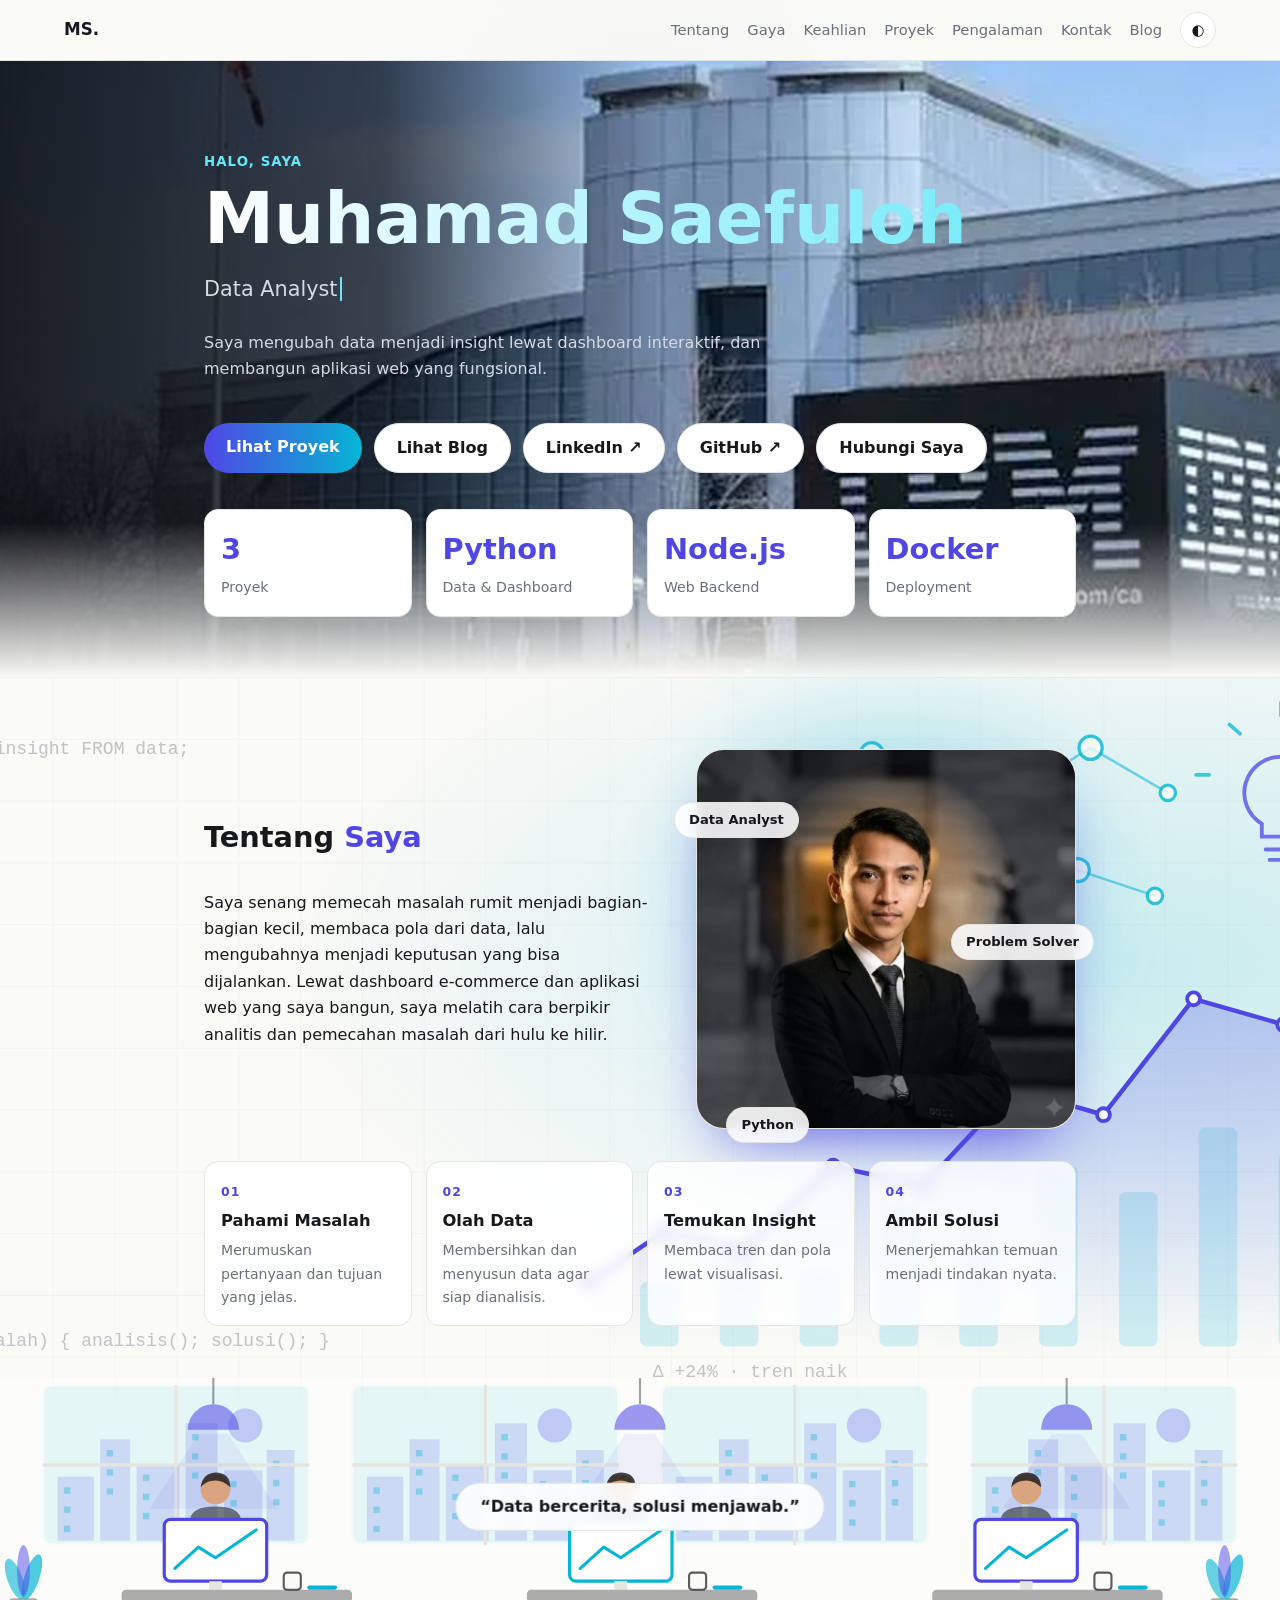
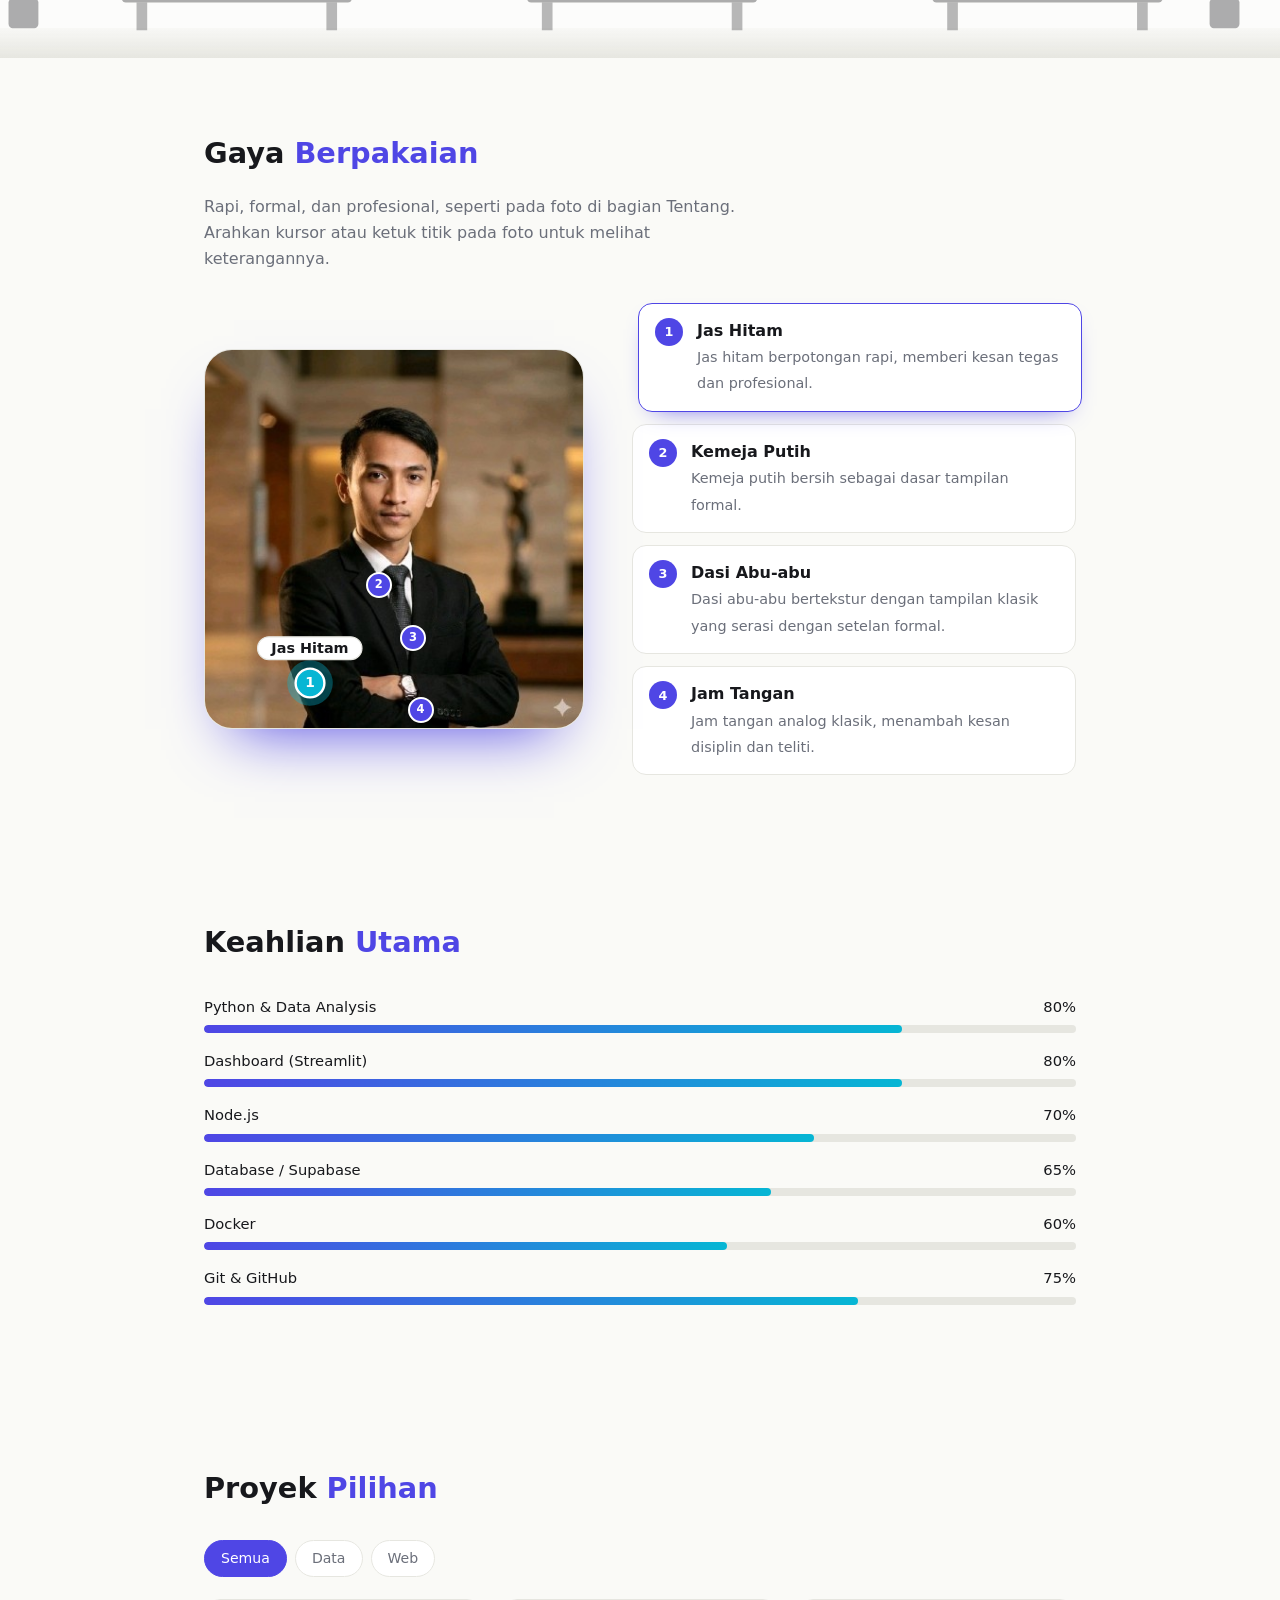
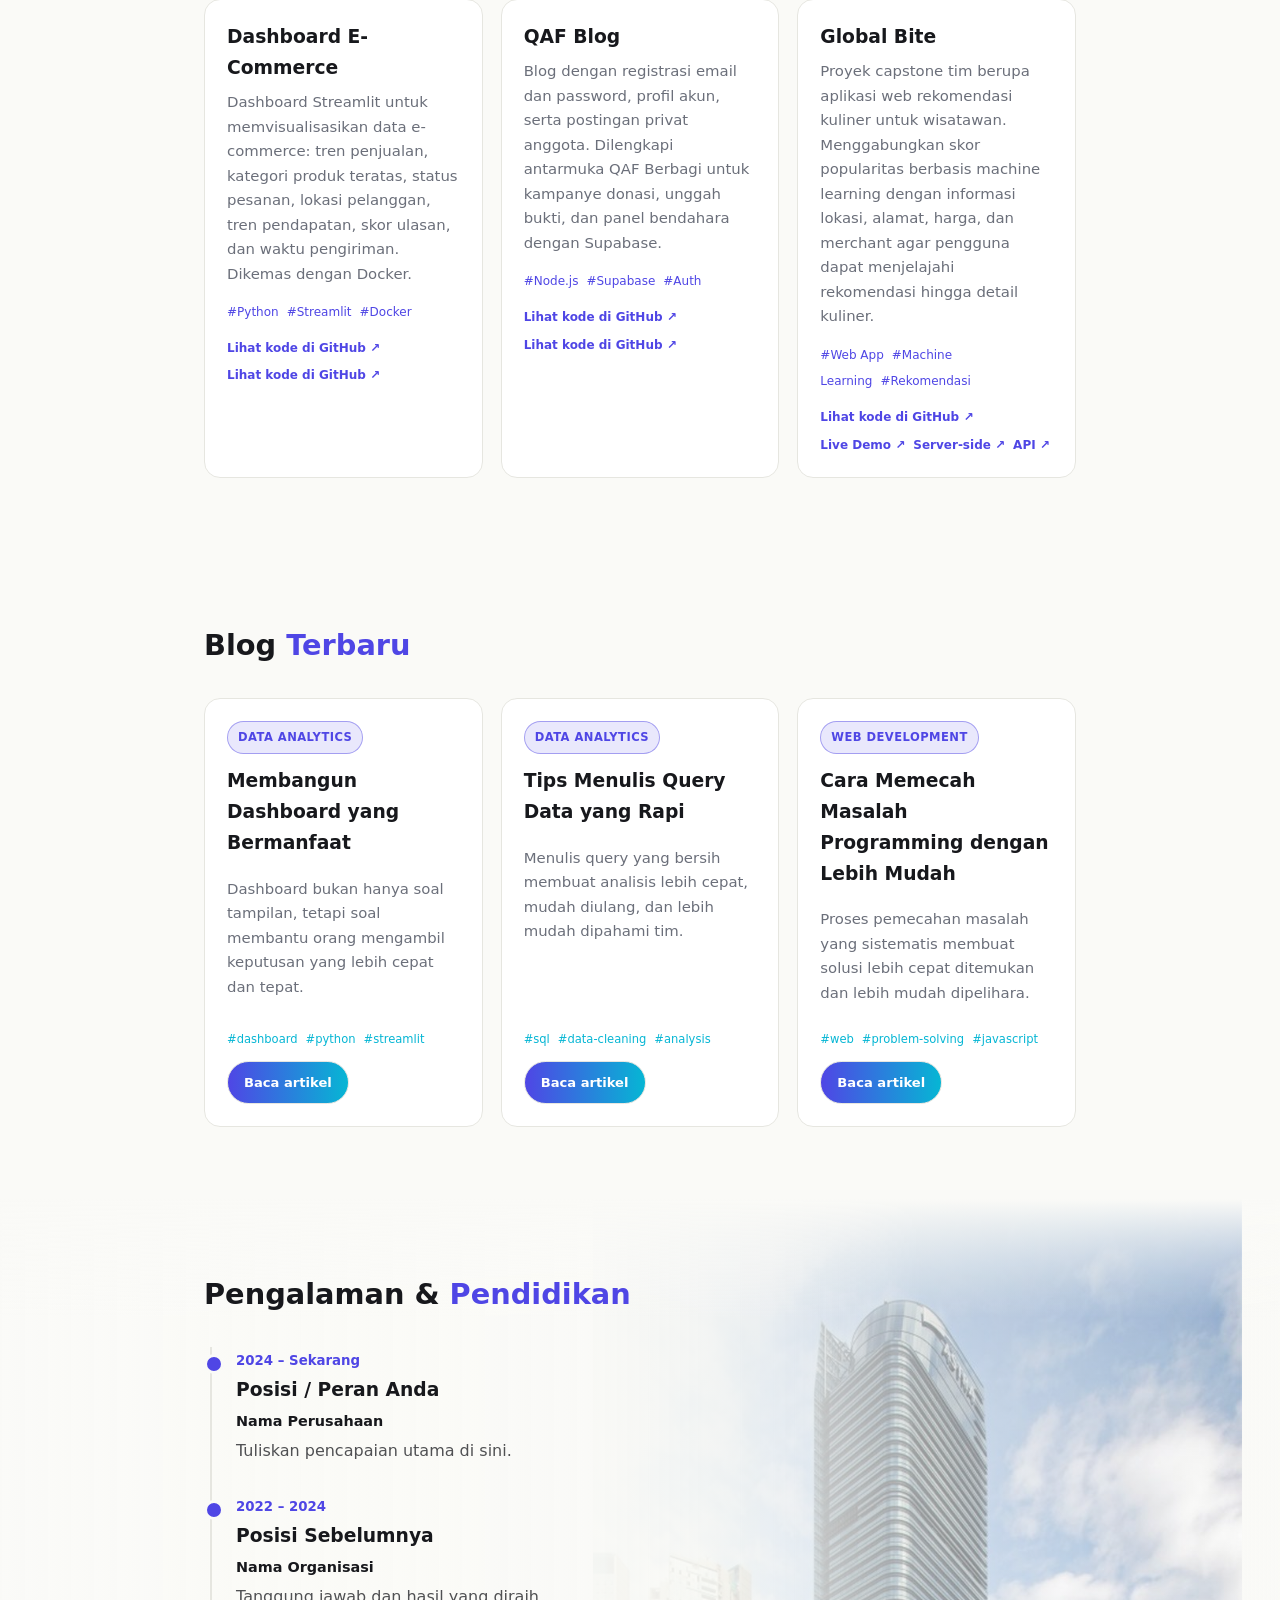
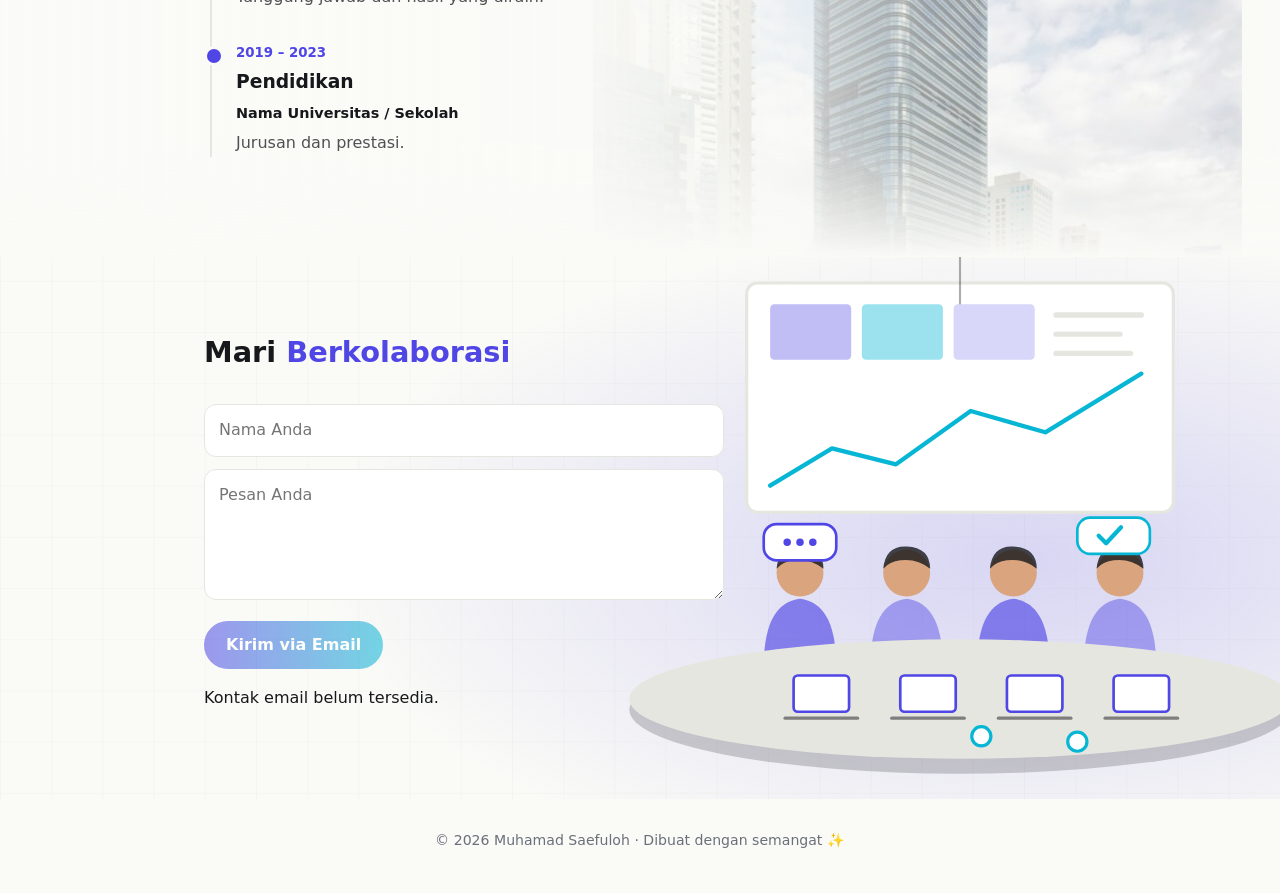
<file: index.html>
<!DOCTYPE html>
<html lang="id">
  <head>
    <meta charset="utf-8">
    <meta name="viewport" content="width=device-width, initial-scale=1, viewport-fit=cover">
    <meta name="description" content="Portofolio Muhamad Saefuloh: data analyst dan web developer.">
    <title>Muhamad Saefuloh – Portofolio</title>
    <link rel="stylesheet" href="style.css">
  </head>
  <body>
    <div id="glow"></div>
    <nav>
      <b id="logo"></b>
      <div><span class="lk" style="display:flex;gap:18px"><a href="#about">Tentang</a><a href="#attire">Gaya</a><a href="#skills">Keahlian</a><a href="#projects">Proyek</a><a href="#exp">Pengalaman</a><a href="#contact">Kontak</a><a href="blog.html">Blog</a></span><button id="theme" aria-label="Ganti tema">◐</button></div>
    </nav>
    <main>
      <section class="hero rv">
        <small>HALO, SAYA</small>
        <h1 class="grad" id="name"></h1>
        <div class="role"><span id="typed"></span><i></i></div>
        <p id="tagline" style="max-width:560px;color:var(--mut)"></p>
        <div class="cta"><a class="btn p" href="#projects">Lihat Proyek</a><a class="btn" href="blog.html">Lihat Blog</a><a class="btn" id="li" target="_blank" rel="noopener">LinkedIn ↗</a><a class="btn" href="https://github.com/Muhammad887654" target="_blank" rel="noopener">GitHub ↗</a><a class="btn" href="#contact">Hubungi Saya</a></div>
        <div class="stats" id="stats"></div>
      </section>
      <section id="about" class="rv ab">
        <svg class="abbg" viewBox="0 0 1200 560" preserveAspectRatio="xMidYMid slice" aria-hidden="true">
          <defs>
            <pattern id="gp" width="48" height="48" patternUnits="userSpaceOnUse">
              <path d="M48 0H0V48" fill="none" stroke="var(--bd)" stroke-width="1"/>
            </pattern>
            <linearGradient id="ag" x1="0" y1="0" x2="0" y2="1">
              <stop offset="0" stop-color="var(--ac)" stop-opacity=".32"/>
              <stop offset="1" stop-color="var(--ac)" stop-opacity="0"/>
            </linearGradient>
            <radialGradient id="rg" cx=".82" cy=".4" r=".55">
              <stop offset="0" stop-color="var(--ac2)" stop-opacity=".2"/>
              <stop offset="1" stop-color="var(--ac2)" stop-opacity="0"/>
            </radialGradient>
          </defs>
          <rect width="1200" height="560" fill="url(#gp)" opacity=".5"/>
          <rect width="1200" height="560" fill="url(#rg)"/>
          <rect x="600" y="470" width="30" height="50" rx="5" fill="var(--ac2)" opacity=".16"/>
          <rect x="662" y="440" width="30" height="80" rx="5" fill="var(--ac2)" opacity=".16"/>
          <rect x="724" y="460" width="30" height="60" rx="5" fill="var(--ac2)" opacity=".16"/>
          <rect x="786" y="410" width="30" height="110" rx="5" fill="var(--ac2)" opacity=".16"/>
          <rect x="848" y="430" width="30" height="90" rx="5" fill="var(--ac2)" opacity=".16"/>
          <rect x="910" y="380" width="30" height="140" rx="5" fill="var(--ac2)" opacity=".16"/>
          <rect x="972" y="400" width="30" height="120" rx="5" fill="var(--ac2)" opacity=".16"/>
          <rect x="1034" y="350" width="30" height="170" rx="5" fill="var(--ac2)" opacity=".16"/>
          <rect x="1096" y="370" width="30" height="150" rx="5" fill="var(--ac2)" opacity=".16"/>
          <rect x="1158" y="320" width="30" height="200" rx="5" fill="var(--ac2)" opacity=".16"/>
          <path d="M560 470 L620 430 L680 445 L750 380 L820 395 L890 320 L960 340 L1030 250 L1100 270 L1170 190 L1170 520 L560 520Z" fill="url(#ag)"/>
          <path class="dr" d="M560 470 L620 430 L680 445 L750 380 L820 395 L890 320 L960 340 L1030 250 L1100 270 L1170 190" fill="none" stroke="var(--ac)" stroke-width="3.5" stroke-linecap="round" stroke-linejoin="round"/>
          <circle class="pu" cx="560" cy="470" r="5" fill="var(--bg)" stroke="var(--ac)" stroke-width="3" style="animation-delay:0.0s"/>
          <circle class="pu" cx="620" cy="430" r="5" fill="var(--bg)" stroke="var(--ac)" stroke-width="3" style="animation-delay:0.3s"/>
          <circle class="pu" cx="680" cy="445" r="5" fill="var(--bg)" stroke="var(--ac)" stroke-width="3" style="animation-delay:0.6s"/>
          <circle class="pu" cx="750" cy="380" r="5" fill="var(--bg)" stroke="var(--ac)" stroke-width="3" style="animation-delay:0.8999999999999999s"/>
          <circle class="pu" cx="820" cy="395" r="5" fill="var(--bg)" stroke="var(--ac)" stroke-width="3" style="animation-delay:1.2s"/>
          <circle class="pu" cx="890" cy="320" r="5" fill="var(--bg)" stroke="var(--ac)" stroke-width="3" style="animation-delay:1.5s"/>
          <circle class="pu" cx="960" cy="340" r="5" fill="var(--bg)" stroke="var(--ac)" stroke-width="3" style="animation-delay:1.7999999999999998s"/>
          <circle class="pu" cx="1030" cy="250" r="5" fill="var(--bg)" stroke="var(--ac)" stroke-width="3" style="animation-delay:2.1s"/>
          <circle class="pu" cx="1100" cy="270" r="5" fill="var(--bg)" stroke="var(--ac)" stroke-width="3" style="animation-delay:2.4s"/>
          <circle class="pu" cx="1170" cy="190" r="5" fill="var(--bg)" stroke="var(--ac)" stroke-width="3" style="animation-delay:2.6999999999999997s"/>
          <g stroke="var(--ac2)" stroke-width="2" opacity=".55" fill="none">
            <path d="M860 110L780 60M860 110L950 55M860 110L800 160M860 110L940 150M780 60L720 90M950 55L1010 90M940 150L1000 170"/>
          </g>
          <g fill="var(--bg)" stroke="var(--ac2)" stroke-width="2.5" opacity=".8">
            <circle cx="860" cy="110" r="15"/>
            <circle cx="780" cy="60" r="9"/>
            <circle cx="950" cy="55" r="9"/>
            <circle cx="800" cy="160" r="9"/>
            <circle cx="940" cy="150" r="9"/>
            <circle cx="720" cy="90" r="6"/>
            <circle cx="1010" cy="90" r="6"/>
            <circle cx="1000" cy="170" r="6"/>
          </g>
          <g fill="none" stroke="var(--ac)" stroke-width="3" stroke-linecap="round" opacity=".75">
            <path d="M1098 62a28 28 0 0 0-15 52v10h30v-10a28 28 0 0 0-15-52z"/>
            <path d="M1086 134h24M1089 142h18"/>
            <path d="M1098 30v-10M1130 44l8-7M1066 44l-8-7M1144 76h10M1042 76h-10" stroke="var(--ac2)"/>
          </g>
          <g font-family="ui-monospace,Menlo,monospace" font-size="14" fill="var(--mut)" opacity=".4">
            <text x="40" y="60">SELECT insight FROM data;</text>
            <text x="40" y="520">if (masalah) { analisis(); solusi(); }</text>
            <text x="610" y="544">Δ +24%  ·  tren naik</text>
          </g>
        </svg>
        <div class="abwrap">
          <div class="abtxt"><h2>Tentang <span>Saya</span></h2><p id="about-t"></p></div>
          <figure class="portrait" id="portrait">
            <div class="pframe">
              <img src="assets/profile.jpg" alt="Foto Muhamad Saefuloh">
              <div class="dim"></div>
            </div>
            <span class="pc c1">Data Analyst</span>
            <span class="pc c2">Problem Solver</span>
            <span class="pc c3">Python</span>
          </figure>
        </div>
        <div class="steps" id="steps"></div>
      </section>
      <div class="band rv">
        <svg viewBox="0 0 1200 280" preserveAspectRatio="xMidYMax slice" role="img" aria-label="Ilustrasi suasana kantor">
          <defs>
            <linearGradient id="fl" x1="0" y1="0" x2="0" y2="1">
              <stop offset="0" stop-color="var(--bd)" stop-opacity=".2"/>
              <stop offset="1" stop-color="var(--bd)"/>
            </linearGradient>
          </defs>
          <rect width="1200" height="280" fill="var(--card)" opacity=".45"/>
          <rect x="40" y="24" width="250" height="150" rx="8" fill="var(--ac2)" opacity=".09" stroke="var(--bd)" stroke-width="3"/>
          <circle cx="230" cy="62" r="16" fill="var(--ac)" opacity=".25"/>
          <rect x="54" y="110" width="34" height="60" fill="var(--ac)" opacity=".16"/>
          <rect x="60" y="120" width="6" height="6" fill="var(--ac2)" opacity=".35" class="tw"/>
          <rect x="60" y="138" width="6" height="6" fill="var(--ac2)" opacity=".35" class=""/>
          <rect x="60" y="156" width="6" height="6" fill="var(--ac2)" opacity=".35" class=""/>
          <rect x="94" y="75" width="28" height="95" fill="var(--ac)" opacity=".16"/>
          <rect x="100" y="85" width="6" height="6" fill="var(--ac2)" opacity=".35" class=""/>
          <rect x="100" y="103" width="6" height="6" fill="var(--ac2)" opacity=".35" class=""/>
          <rect x="100" y="121" width="6" height="6" fill="var(--ac2)" opacity=".35" class="tw"/>
          <rect x="128" y="98" width="40" height="72" fill="var(--ac)" opacity=".16"/>
          <rect x="134" y="108" width="6" height="6" fill="var(--ac2)" opacity=".35" class=""/>
          <rect x="134" y="126" width="6" height="6" fill="var(--ac2)" opacity=".35" class="tw"/>
          <rect x="134" y="144" width="6" height="6" fill="var(--ac2)" opacity=".35" class=""/>
          <rect x="174" y="60" width="30" height="110" fill="var(--ac)" opacity=".16"/>
          <rect x="180" y="70" width="6" height="6" fill="var(--ac2)" opacity=".35" class="tw"/>
          <rect x="180" y="88" width="6" height="6" fill="var(--ac2)" opacity=".35" class=""/>
          <rect x="180" y="106" width="6" height="6" fill="var(--ac2)" opacity=".35" class=""/>
          <rect x="210" y="104" width="36" height="66" fill="var(--ac)" opacity=".16"/>
          <rect x="216" y="114" width="6" height="6" fill="var(--ac2)" opacity=".35" class=""/>
          <rect x="216" y="132" width="6" height="6" fill="var(--ac2)" opacity=".35" class=""/>
          <rect x="216" y="150" width="6" height="6" fill="var(--ac2)" opacity=".35" class="tw"/>
          <rect x="250" y="85" width="26" height="85" fill="var(--ac)" opacity=".16"/>
          <rect x="256" y="95" width="6" height="6" fill="var(--ac2)" opacity=".35" class=""/>
          <rect x="256" y="113" width="6" height="6" fill="var(--ac2)" opacity=".35" class="tw"/>
          <rect x="256" y="131" width="6" height="6" fill="var(--ac2)" opacity=".35" class=""/>
          <path d="M165 24V174M40 99H290" stroke="var(--bd)" stroke-width="3"/>
          <rect x="330" y="24" width="250" height="150" rx="8" fill="var(--ac2)" opacity=".09" stroke="var(--bd)" stroke-width="3"/>
          <circle cx="520" cy="62" r="16" fill="var(--ac)" opacity=".25"/>
          <rect x="344" y="110" width="34" height="60" fill="var(--ac)" opacity=".16"/>
          <rect x="350" y="120" width="6" height="6" fill="var(--ac2)" opacity=".35" class=""/>
          <rect x="350" y="138" width="6" height="6" fill="var(--ac2)" opacity=".35" class=""/>
          <rect x="350" y="156" width="6" height="6" fill="var(--ac2)" opacity=".35" class="tw"/>
          <rect x="384" y="75" width="28" height="95" fill="var(--ac)" opacity=".16"/>
          <rect x="390" y="85" width="6" height="6" fill="var(--ac2)" opacity=".35" class=""/>
          <rect x="390" y="103" width="6" height="6" fill="var(--ac2)" opacity=".35" class="tw"/>
          <rect x="390" y="121" width="6" height="6" fill="var(--ac2)" opacity=".35" class=""/>
          <rect x="418" y="98" width="40" height="72" fill="var(--ac)" opacity=".16"/>
          <rect x="424" y="108" width="6" height="6" fill="var(--ac2)" opacity=".35" class="tw"/>
          <rect x="424" y="126" width="6" height="6" fill="var(--ac2)" opacity=".35" class=""/>
          <rect x="424" y="144" width="6" height="6" fill="var(--ac2)" opacity=".35" class=""/>
          <rect x="464" y="60" width="30" height="110" fill="var(--ac)" opacity=".16"/>
          <rect x="470" y="70" width="6" height="6" fill="var(--ac2)" opacity=".35" class=""/>
          <rect x="470" y="88" width="6" height="6" fill="var(--ac2)" opacity=".35" class=""/>
          <rect x="470" y="106" width="6" height="6" fill="var(--ac2)" opacity=".35" class="tw"/>
          <rect x="500" y="104" width="36" height="66" fill="var(--ac)" opacity=".16"/>
          <rect x="506" y="114" width="6" height="6" fill="var(--ac2)" opacity=".35" class=""/>
          <rect x="506" y="132" width="6" height="6" fill="var(--ac2)" opacity=".35" class="tw"/>
          <rect x="506" y="150" width="6" height="6" fill="var(--ac2)" opacity=".35" class=""/>
          <rect x="540" y="85" width="26" height="85" fill="var(--ac)" opacity=".16"/>
          <rect x="546" y="95" width="6" height="6" fill="var(--ac2)" opacity=".35" class="tw"/>
          <rect x="546" y="113" width="6" height="6" fill="var(--ac2)" opacity=".35" class=""/>
          <rect x="546" y="131" width="6" height="6" fill="var(--ac2)" opacity=".35" class=""/>
          <path d="M455 24V174M330 99H580" stroke="var(--bd)" stroke-width="3"/>
          <rect x="620" y="24" width="250" height="150" rx="8" fill="var(--ac2)" opacity=".09" stroke="var(--bd)" stroke-width="3"/>
          <circle cx="810" cy="62" r="16" fill="var(--ac)" opacity=".25"/>
          <rect x="634" y="110" width="34" height="60" fill="var(--ac)" opacity=".16"/>
          <rect x="640" y="120" width="6" height="6" fill="var(--ac2)" opacity=".35" class=""/>
          <rect x="640" y="138" width="6" height="6" fill="var(--ac2)" opacity=".35" class="tw"/>
          <rect x="640" y="156" width="6" height="6" fill="var(--ac2)" opacity=".35" class=""/>
          <rect x="674" y="75" width="28" height="95" fill="var(--ac)" opacity=".16"/>
          <rect x="680" y="85" width="6" height="6" fill="var(--ac2)" opacity=".35" class="tw"/>
          <rect x="680" y="103" width="6" height="6" fill="var(--ac2)" opacity=".35" class=""/>
          <rect x="680" y="121" width="6" height="6" fill="var(--ac2)" opacity=".35" class=""/>
          <rect x="708" y="98" width="40" height="72" fill="var(--ac)" opacity=".16"/>
          <rect x="714" y="108" width="6" height="6" fill="var(--ac2)" opacity=".35" class=""/>
          <rect x="714" y="126" width="6" height="6" fill="var(--ac2)" opacity=".35" class=""/>
          <rect x="714" y="144" width="6" height="6" fill="var(--ac2)" opacity=".35" class="tw"/>
          <rect x="754" y="60" width="30" height="110" fill="var(--ac)" opacity=".16"/>
          <rect x="760" y="70" width="6" height="6" fill="var(--ac2)" opacity=".35" class=""/>
          <rect x="760" y="88" width="6" height="6" fill="var(--ac2)" opacity=".35" class="tw"/>
          <rect x="760" y="106" width="6" height="6" fill="var(--ac2)" opacity=".35" class=""/>
          <rect x="790" y="104" width="36" height="66" fill="var(--ac)" opacity=".16"/>
          <rect x="796" y="114" width="6" height="6" fill="var(--ac2)" opacity=".35" class="tw"/>
          <rect x="796" y="132" width="6" height="6" fill="var(--ac2)" opacity=".35" class=""/>
          <rect x="796" y="150" width="6" height="6" fill="var(--ac2)" opacity=".35" class=""/>
          <rect x="830" y="85" width="26" height="85" fill="var(--ac)" opacity=".16"/>
          <rect x="836" y="95" width="6" height="6" fill="var(--ac2)" opacity=".35" class=""/>
          <rect x="836" y="113" width="6" height="6" fill="var(--ac2)" opacity=".35" class=""/>
          <rect x="836" y="131" width="6" height="6" fill="var(--ac2)" opacity=".35" class="tw"/>
          <path d="M745 24V174M620 99H870" stroke="var(--bd)" stroke-width="3"/>
          <rect x="910" y="24" width="250" height="150" rx="8" fill="var(--ac2)" opacity=".09" stroke="var(--bd)" stroke-width="3"/>
          <circle cx="1100" cy="62" r="16" fill="var(--ac)" opacity=".25"/>
          <rect x="924" y="110" width="34" height="60" fill="var(--ac)" opacity=".16"/>
          <rect x="930" y="120" width="6" height="6" fill="var(--ac2)" opacity=".35" class="tw"/>
          <rect x="930" y="138" width="6" height="6" fill="var(--ac2)" opacity=".35" class=""/>
          <rect x="930" y="156" width="6" height="6" fill="var(--ac2)" opacity=".35" class=""/>
          <rect x="964" y="75" width="28" height="95" fill="var(--ac)" opacity=".16"/>
          <rect x="970" y="85" width="6" height="6" fill="var(--ac2)" opacity=".35" class=""/>
          <rect x="970" y="103" width="6" height="6" fill="var(--ac2)" opacity=".35" class=""/>
          <rect x="970" y="121" width="6" height="6" fill="var(--ac2)" opacity=".35" class="tw"/>
          <rect x="998" y="98" width="40" height="72" fill="var(--ac)" opacity=".16"/>
          <rect x="1004" y="108" width="6" height="6" fill="var(--ac2)" opacity=".35" class=""/>
          <rect x="1004" y="126" width="6" height="6" fill="var(--ac2)" opacity=".35" class="tw"/>
          <rect x="1004" y="144" width="6" height="6" fill="var(--ac2)" opacity=".35" class=""/>
          <rect x="1044" y="60" width="30" height="110" fill="var(--ac)" opacity=".16"/>
          <rect x="1050" y="70" width="6" height="6" fill="var(--ac2)" opacity=".35" class="tw"/>
          <rect x="1050" y="88" width="6" height="6" fill="var(--ac2)" opacity=".35" class=""/>
          <rect x="1050" y="106" width="6" height="6" fill="var(--ac2)" opacity=".35" class=""/>
          <rect x="1080" y="104" width="36" height="66" fill="var(--ac)" opacity=".16"/>
          <rect x="1086" y="114" width="6" height="6" fill="var(--ac2)" opacity=".35" class=""/>
          <rect x="1086" y="132" width="6" height="6" fill="var(--ac2)" opacity=".35" class=""/>
          <rect x="1086" y="150" width="6" height="6" fill="var(--ac2)" opacity=".35" class="tw"/>
          <rect x="1120" y="85" width="26" height="85" fill="var(--ac)" opacity=".16"/>
          <rect x="1126" y="95" width="6" height="6" fill="var(--ac2)" opacity=".35" class=""/>
          <rect x="1126" y="113" width="6" height="6" fill="var(--ac2)" opacity=".35" class="tw"/>
          <rect x="1126" y="131" width="6" height="6" fill="var(--ac2)" opacity=".35" class=""/>
          <path d="M1035 24V174M910 99H1160" stroke="var(--bd)" stroke-width="3"/>
          <rect y="252" width="1200" height="28" fill="url(#fl)"/>
          <path d="M200 0V42" stroke="var(--tx)" opacity=".4" stroke-width="2"/>
          <path d="M176 66A24 24 0 0 1 224 66Z" fill="var(--ac)" opacity=".55"/>
          <path d="M186 70H214L260 140H140Z" fill="var(--ac)" opacity=".07"/>
          <path d="M600 0V42" stroke="var(--tx)" opacity=".4" stroke-width="2"/>
          <path d="M576 66A24 24 0 0 1 624 66Z" fill="var(--ac)" opacity=".55"/>
          <path d="M586 70H614L660 140H540Z" fill="var(--ac)" opacity=".07"/>
          <path d="M1000 0V42" stroke="var(--tx)" opacity=".4" stroke-width="2"/>
          <path d="M976 66A24 24 0 0 1 1024 66Z" fill="var(--ac)" opacity=".55"/>
          <path d="M986 70H1014L1060 140H940Z" fill="var(--ac)" opacity=".07"/>
          <g transform="translate(90,0)">
            <path d="M88 152Q88 138 112 138Q136 138 136 152Z" fill="var(--tx)" opacity=".55"/>
            <circle cx="112" cy="122" r="14" fill="#d9a47e"/>
            <path d="M98 120Q100 106 113 106Q126 107 126 120Q118 112 108 114Q102 115 98 120Z" fill="var(--tx)" opacity=".8"/>
            <rect x="64" y="150" width="96" height="58" rx="6" fill="var(--card)" stroke="var(--ac)" stroke-width="3"/>
            <path d="M74 196L96 176L112 186L150 160" fill="none" stroke="var(--ac2)" stroke-width="3" stroke-linecap="round" stroke-linejoin="round"/>
            <rect x="106" y="208" width="12" height="8" fill="var(--bd)"/>
            <rect x="24" y="216" width="216" height="12" rx="4" fill="var(--tx)" opacity=".35"/>
            <rect x="38" y="228" width="10" height="26" fill="var(--tx)" opacity=".3"/>
            <rect x="216" y="228" width="10" height="26" fill="var(--tx)" opacity=".3"/>
            <rect x="176" y="200" width="16" height="16" rx="3" fill="var(--bg)" stroke="var(--tx)" opacity=".7" stroke-width="2"/>
            <path d="M200 214h24" stroke="var(--ac2)" stroke-width="4" stroke-linecap="round"/>
          </g>
          <g transform="translate(470,0)">
            <path d="M88 152Q88 138 112 138Q136 138 136 152Z" fill="var(--tx)" opacity=".55"/>
            <circle cx="112" cy="122" r="14" fill="#d9a47e"/>
            <path d="M98 120Q100 106 113 106Q126 107 126 120Q118 112 108 114Q102 115 98 120Z" fill="var(--tx)" opacity=".8"/>
            <rect x="64" y="150" width="96" height="58" rx="6" fill="var(--card)" stroke="var(--ac2)" stroke-width="3"/>
            <path d="M74 196L96 176L112 186L150 160" fill="none" stroke="var(--ac2)" stroke-width="3" stroke-linecap="round" stroke-linejoin="round"/>
            <rect x="106" y="208" width="12" height="8" fill="var(--bd)"/>
            <rect x="24" y="216" width="216" height="12" rx="4" fill="var(--tx)" opacity=".35"/>
            <rect x="38" y="228" width="10" height="26" fill="var(--tx)" opacity=".3"/>
            <rect x="216" y="228" width="10" height="26" fill="var(--tx)" opacity=".3"/>
            <rect x="176" y="200" width="16" height="16" rx="3" fill="var(--bg)" stroke="var(--tx)" opacity=".7" stroke-width="2"/>
            <path d="M200 214h24" stroke="var(--ac2)" stroke-width="4" stroke-linecap="round"/>
          </g>
          <g transform="translate(850,0)">
            <path d="M88 152Q88 138 112 138Q136 138 136 152Z" fill="var(--tx)" opacity=".55"/>
            <circle cx="112" cy="122" r="14" fill="#d9a47e"/>
            <path d="M98 120Q100 106 113 106Q126 107 126 120Q118 112 108 114Q102 115 98 120Z" fill="var(--tx)" opacity=".8"/>
            <rect x="64" y="150" width="96" height="58" rx="6" fill="var(--card)" stroke="var(--ac)" stroke-width="3"/>
            <path d="M74 196L96 176L112 186L150 160" fill="none" stroke="var(--ac2)" stroke-width="3" stroke-linecap="round" stroke-linejoin="round"/>
            <rect x="106" y="208" width="12" height="8" fill="var(--bd)"/>
            <rect x="24" y="216" width="216" height="12" rx="4" fill="var(--tx)" opacity=".35"/>
            <rect x="38" y="228" width="10" height="26" fill="var(--tx)" opacity=".3"/>
            <rect x="216" y="228" width="10" height="26" fill="var(--tx)" opacity=".3"/>
            <rect x="176" y="200" width="16" height="16" rx="3" fill="var(--bg)" stroke="var(--tx)" opacity=".7" stroke-width="2"/>
            <path d="M200 214h24" stroke="var(--ac2)" stroke-width="4" stroke-linecap="round"/>
          </g>
          <rect x="8" y="224" width="28" height="28" rx="4" fill="var(--tx)" opacity=".35"/>
          <ellipse cx="14" cy="206" rx="7" ry="20" fill="var(--ac2)" opacity=".6" transform="rotate(-20 14 206)"/>
          <ellipse cx="30" cy="204" rx="7" ry="22" fill="var(--ac2)" opacity=".7" transform="rotate(18 30 204)"/>
          <ellipse cx="22" cy="198" rx="6" ry="24" fill="var(--ac)" opacity=".5"/>
          <rect x="1134" y="224" width="28" height="28" rx="4" fill="var(--tx)" opacity=".35"/>
          <ellipse cx="1140" cy="206" rx="7" ry="20" fill="var(--ac2)" opacity=".6" transform="rotate(-20 1140 206)"/>
          <ellipse cx="1156" cy="204" rx="7" ry="22" fill="var(--ac2)" opacity=".7" transform="rotate(18 1156 204)"/>
          <ellipse cx="1148" cy="198" rx="6" ry="24" fill="var(--ac)" opacity=".5"/>
        </svg>
        <div class="bandtxt">“Data bercerita, solusi menjawab.”</div>
      </div>
      <section id="attire" class="rv">
        <h2>Gaya <span>Berpakaian</span></h2>
        <p class="sub">Rapi, formal, dan profesional, seperti pada foto di bagian Tentang. Arahkan kursor atau ketuk titik pada foto untuk melihat keterangannya.</p>
        <div class="attwrap">
          <div class="af" id="af">
            <div class="afr"><img id="att-img" alt="Foto berpakaian formal Muhamad Saefuloh"></div>
          </div>
          <ol class="al" id="al"></ol>
        </div>
      </section>
      <section id="skills" class="rv">
        <h2>Keahlian <span>Utama</span></h2>
        <div id="sk"></div>
      </section>
      <section id="projects" class="rv">
        <h2>Proyek <span>Pilihan</span></h2>
        <div class="chips" id="chips"></div>
        <div class="grid" id="pj"></div>
      </section>
      <section id="blog" class="rv">
        <h2>Blog <span>Terbaru</span></h2>
        <div class="grid blog-grid" id="blog-grid"></div>
      </section>
      <section id="exp" class="rv eb">
        <h2>Pengalaman &amp; <span>Pendidikan</span></h2>
        <div class="tl" id="tl"></div>
      </section>
      <section id="contact" class="rv ab">
        <svg class="abbg" viewBox="0 0 1200 560" preserveAspectRatio="xMidYMid slice" aria-hidden="true">
          <defs>
            <pattern id="gp2" width="48" height="48" patternUnits="userSpaceOnUse">
              <path d="M48 0H0V48" fill="none" stroke="var(--bd)" stroke-width="1"/>
            </pattern>
            <radialGradient id="rg2" cx=".8" cy=".55" r=".55">
              <stop offset="0" stop-color="var(--ac)" stop-opacity=".2"/>
              <stop offset="1" stop-color="var(--ac)" stop-opacity="0"/>
            </radialGradient>
          </defs>
          <rect width="1200" height="560" fill="url(#gp2)" opacity=".45"/>
          <rect width="1200" height="560" fill="url(#rg2)"/>
          <rect x="700" y="50" width="400" height="215" rx="10" fill="var(--card)" stroke="var(--bd)" stroke-width="3"/>
          <rect x="722" y="70" width="76" height="52" rx="4" fill="var(--ac)" opacity=".35"/>
          <rect x="808" y="70" width="76" height="52" rx="4" fill="var(--ac2)" opacity=".4"/>
          <rect x="894" y="70" width="76" height="52" rx="4" fill="var(--ac)" opacity=".22"/>
          <path d="M722 240L780 205L840 220L910 170L980 190L1070 135" fill="none" stroke="var(--ac2)" stroke-width="4" stroke-linecap="round" stroke-linejoin="round"/>
          <path d="M990 80h80M990 98h60M990 116h70" stroke="var(--bd)" stroke-width="5" stroke-linecap="round"/>
          <path d="M716 410Q716 350 750 346Q784 350 784 410Z" fill="var(--ac)" opacity="0.65"/>
          <circle cx="750" cy="322" r="22" fill="#d9a47e"/>
          <path d="M728 318Q730 296 750 297Q772 298 772 318Q760 308 744 310Q734 311 728 318Z" fill="var(--tx)" opacity=".8"/>
          <path d="M816 410Q816 350 850 346Q884 350 884 410Z" fill="var(--ac)" opacity="0.45"/>
          <circle cx="850" cy="322" r="22" fill="#d9a47e"/>
          <path d="M828 318Q830 296 850 297Q872 298 872 318Q860 308 844 310Q834 311 828 318Z" fill="var(--tx)" opacity=".8"/>
          <path d="M916 410Q916 350 950 346Q984 350 984 410Z" fill="var(--ac)" opacity="0.65"/>
          <circle cx="950" cy="322" r="22" fill="#d9a47e"/>
          <path d="M928 318Q930 296 950 297Q972 298 972 318Q960 308 944 310Q934 311 928 318Z" fill="var(--tx)" opacity=".8"/>
          <path d="M1016 410Q1016 350 1050 346Q1084 350 1084 410Z" fill="var(--ac)" opacity="0.45"/>
          <circle cx="1050" cy="322" r="22" fill="#d9a47e"/>
          <path d="M1028 318Q1030 296 1050 297Q1072 298 1072 318Q1060 308 1044 310Q1034 311 1028 318Z" fill="var(--tx)" opacity=".8"/>
          <ellipse cx="900" cy="450" rx="310" ry="60" fill="var(--tx)" opacity=".2"/>
          <ellipse cx="900" cy="440" rx="310" ry="56" fill="var(--bd)"/>
          <rect x="744" y="418" width="52" height="34" rx="4" fill="var(--card)" stroke="var(--ac)" stroke-width="2.5"/>
          <path d="M736 458H804" stroke="var(--tx)" opacity=".5" stroke-width="3" stroke-linecap="round"/>
          <rect x="844" y="418" width="52" height="34" rx="4" fill="var(--card)" stroke="var(--ac)" stroke-width="2.5"/>
          <path d="M836 458H904" stroke="var(--tx)" opacity=".5" stroke-width="3" stroke-linecap="round"/>
          <rect x="944" y="418" width="52" height="34" rx="4" fill="var(--card)" stroke="var(--ac)" stroke-width="2.5"/>
          <path d="M936 458H1004" stroke="var(--tx)" opacity=".5" stroke-width="3" stroke-linecap="round"/>
          <rect x="1044" y="418" width="52" height="34" rx="4" fill="var(--card)" stroke="var(--ac)" stroke-width="2.5"/>
          <path d="M1036 458H1104" stroke="var(--tx)" opacity=".5" stroke-width="3" stroke-linecap="round"/>
          <circle cx="920" cy="475" r="9" fill="var(--card)" stroke="var(--ac2)" stroke-width="3"/>
          <circle cx="1010" cy="480" r="9" fill="var(--card)" stroke="var(--ac2)" stroke-width="3"/>
          <g class="fb">
            <rect x="716" y="276" width="68" height="34" rx="12" fill="var(--card)" stroke="var(--ac)" stroke-width="2.5"/>
            <circle cx="738" cy="293" r="3.5" fill="var(--ac)"/>
            <circle cx="750" cy="293" r="3.5" fill="var(--ac)"/>
            <circle cx="762" cy="293" r="3.5" fill="var(--ac)"/>
          </g>
          <g class="fb">
            <rect x="1010" y="270" width="68" height="34" rx="12" fill="var(--card)" stroke="var(--ac2)" stroke-width="2.5"/>
            <path d="M1030 287l7 7 14-15" fill="none" stroke="var(--ac2)" stroke-width="4" stroke-linecap="round" stroke-linejoin="round"/>
          </g>
          <path d="M900 0V70" stroke="var(--tx)" opacity=".35" stroke-width="2"/>
        </svg>
        <h2>Mari <span>Berkolaborasi</span></h2>
        <div style="max-width:520px"><input id="fn" placeholder="Nama Anda"><textarea id="fm" rows="4" placeholder="Pesan Anda"></textarea><button class="btn p" id="send">Kirim via Email</button><p id="contact-status" role="status" aria-live="polite"></p></div>
      </section>
    </main>
    <footer>© <span id="yr"></span> <span id="fn2"></span> · Dibuat dengan semangat ✨</footer>
    <script src="data-loader.js"></script>
    <script src="script.js"></script>
  </body>
</html>
</file>
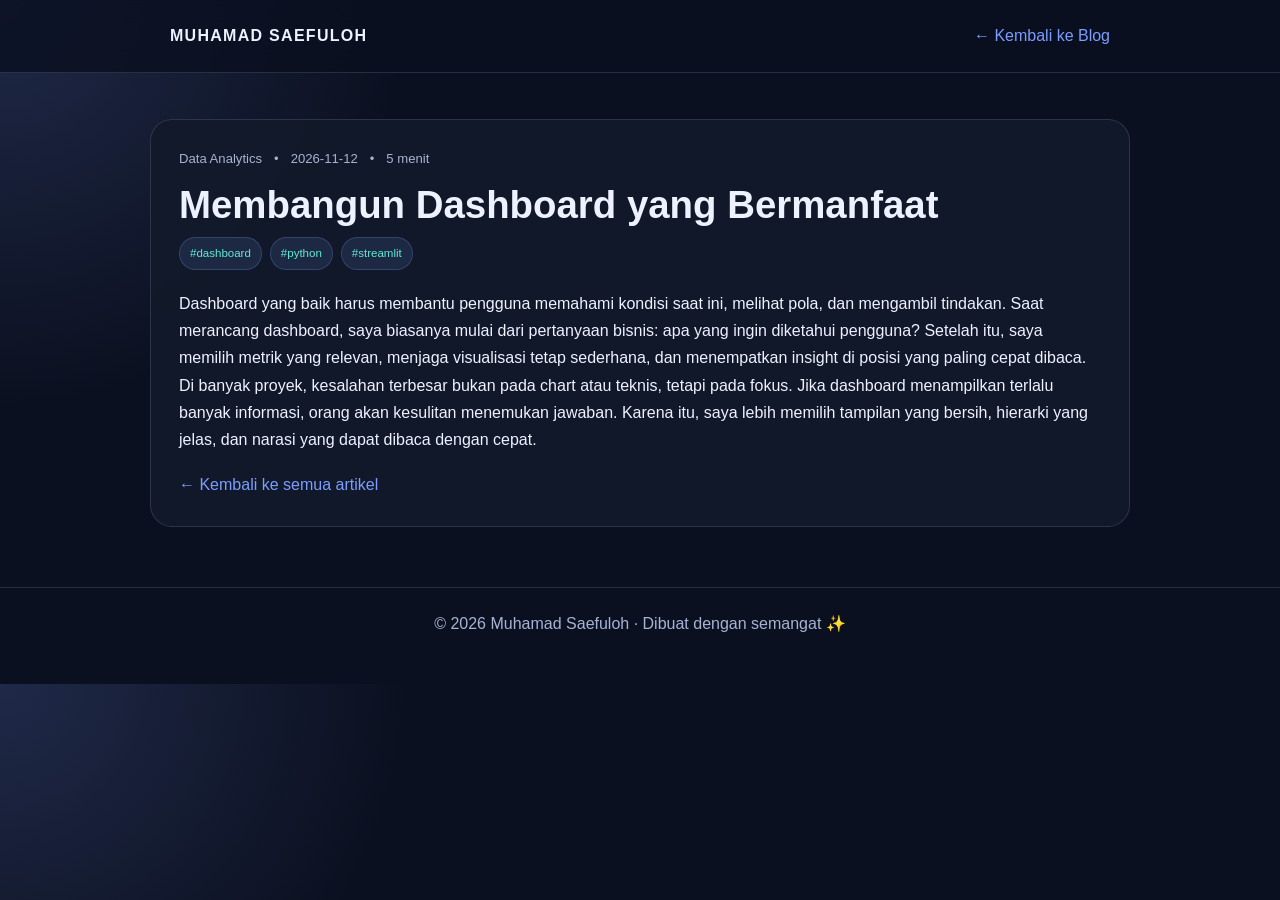
<file: article.html>
<!DOCTYPE html>
<html lang="id">
  <head>
    <meta charset="utf-8">
    <meta name="viewport" content="width=device-width, initial-scale=1">
    <title>Artikel | Blog Muhamad Saefuloh</title>
    <style>
      :root {
        --bg: #0b1020;
        --bg-soft: #131b2d;
        --card: #121a2b;
        --text: #edf2ff;
        --muted: #a6b4d3;
        --accent: #7c9dff;
        --accent-2: #5eead4;
        --border: rgba(166,180,211,0.18);
      }
      * { box-sizing: border-box; }
      body {
        margin: 0;
        background: radial-gradient(circle at top left, rgba(124,157,255,0.18), transparent 28%), var(--bg);
        color: var(--text);
        font-family: 'Segoe UI', Arial, sans-serif;
        line-height: 1.7;
      }
      a { color: var(--accent); text-decoration: none; }
      a:hover { color: var(--accent-2); }
      .container { max-width: 980px; margin: 0 auto; padding: 0 20px; }
      header {
        position: sticky;
        top: 0;
        background: rgba(11,16,32,0.8);
        backdrop-filter: blur(12px);
        border-bottom: 1px solid var(--border);
      }
      .header-inner {
        min-height: 72px;
        display: flex;
        align-items: center;
        justify-content: space-between;
        gap: 18px;
      }
      .brand {
        font-weight: 700;
        letter-spacing: 0.08em;
        text-transform: uppercase;
      }
      .article-shell {
        padding: 46px 0 60px;
      }
      .article-card {
        background: rgba(18,26,43,0.9);
        border: 1px solid var(--border);
        border-radius: 22px;
        padding: 28px;
      }
      .meta {
        display: flex;
        gap: 12px;
        flex-wrap: wrap;
        color: var(--muted);
        font-size: 0.82rem;
      }
      h1 {
        margin: 14px 0 10px;
        font-size: clamp(2rem, 3vw, 3rem);
        line-height: 1.1;
      }
      .tags {
        display: flex;
        flex-wrap: wrap;
        gap: 8px;
        margin-bottom: 20px;
      }
      .tag {
        font-size: 0.72rem;
        color: var(--accent-2);
        background: rgba(124,157,255,0.12);
        border: 1px solid rgba(124,157,255,0.24);
        padding: 6px 10px;
        border-radius: 999px;
      }
      .article-body {
        color: var(--text);
      }
      .article-body p {
        margin: 0 0 18px;
      }
      .back-link {
        display: inline-block;
        margin-top: 18px;
      }
      footer {
        border-top: 1px solid var(--border);
        padding: 22px 0 46px;
        text-align: center;
        color: var(--muted);
      }
      @media (max-width:640px) {
        .article-card { padding: 22px 18px; }
        .header-inner { flex-direction: column; justify-content: center; padding: 12px 0; }
      }
    </style>
  </head>
  <body>
    <header>
      <div class="container header-inner">
        <div class="brand">Muhamad Saefuloh</div>
        <nav><a href="blog.html">← Kembali ke Blog</a></nav>
      </div>
    </header>

    <main class="container article-shell">
      <article class="article-card" id="article-root"></article>
    </main>

    <footer>© 2026 Muhamad Saefuloh · Dibuat dengan semangat ✨</footer>

    <script src="data-loader.js"></script>
    <script>
      const fallbackPosts = [
        {
          title: 'Membangun Dashboard yang Bermanfaat',
          summary: 'Dashboard bukan hanya soal tampilan, tetapi soal membantu orang mengambil keputusan yang lebih cepat dan tepat.',
          category: 'Data Analytics',
          readTime: '5 menit',
          published: '2026-11-12',
          slug: 'membangun-dashboard-yang-bermanfaat',
          tags: ['dashboard', 'python', 'streamlit'],
          content: '<p>Dashboard yang baik harus membantu pengguna memahami kondisi saat ini, melihat pola, dan mengambil tindakan.</p><p>Setelah itu, saya memilih metrik yang relevan...</p>'
        },
        {
          title: 'Tips Menulis Query Data yang Rapi',
          summary: 'Menulis query yang bersih membuat analisis lebih cepat, mudah diulang, dan lebih mudah dipahami tim.',
          category: 'Data Analytics',
          readTime: '4 menit',
          published: '2026-10-21',
          slug: 'tips-menulis-query-data-yang-rapi',
          tags: ['sql', 'data-cleaning', 'analysis'],
          content: '<p>Saat bekerja dengan data, saya selalu memastikan query yang saya tulis memiliki struktur yang mudah dibaca.</p>'
        }
      ];

      async function renderArticle() {
        const root = document.getElementById('article-root');
        const params = new URLSearchParams(window.location.search);
        const slug = (params.get('post') || '').toLowerCase();
        let posts = fallbackPosts;

        try {
          if (window.loadSiteData) {
            const data = await window.loadSiteData();
            if (data && data.blog && data.blog.posts && data.blog.posts.length) {
              posts = data.blog.posts;
            }
          }
        } catch (error) {
          console.warn('XML load failed, using fallback article data.', error);
        }

        const post = posts.find((item) => (item.slug || '').toLowerCase() === slug) || posts[0];

        root.innerHTML = `
          <div class="meta">
            <span>${post.category || 'Umum'}</span>
            <span>•</span>
            <span>${post.published || post.date || '2026'}</span>
            <span>•</span>
            <span>${post.readTime || '5 menit'}</span>
          </div>
          <h1>${post.title}</h1>
          <div class="tags">
            ${(post.tags || []).map((tag) => `<span class="tag">#${tag}</span>`).join('')}
          </div>
          <div class="article-body">${post.content || post.summary || ''}</div>
          <a class="back-link" href="blog.html">← Kembali ke semua artikel</a>
        `;

        document.title = `${post.title} | Blog Muhamad Saefuloh`;
      }

      renderArticle();
    </script>
  </body>
</html>
</file>
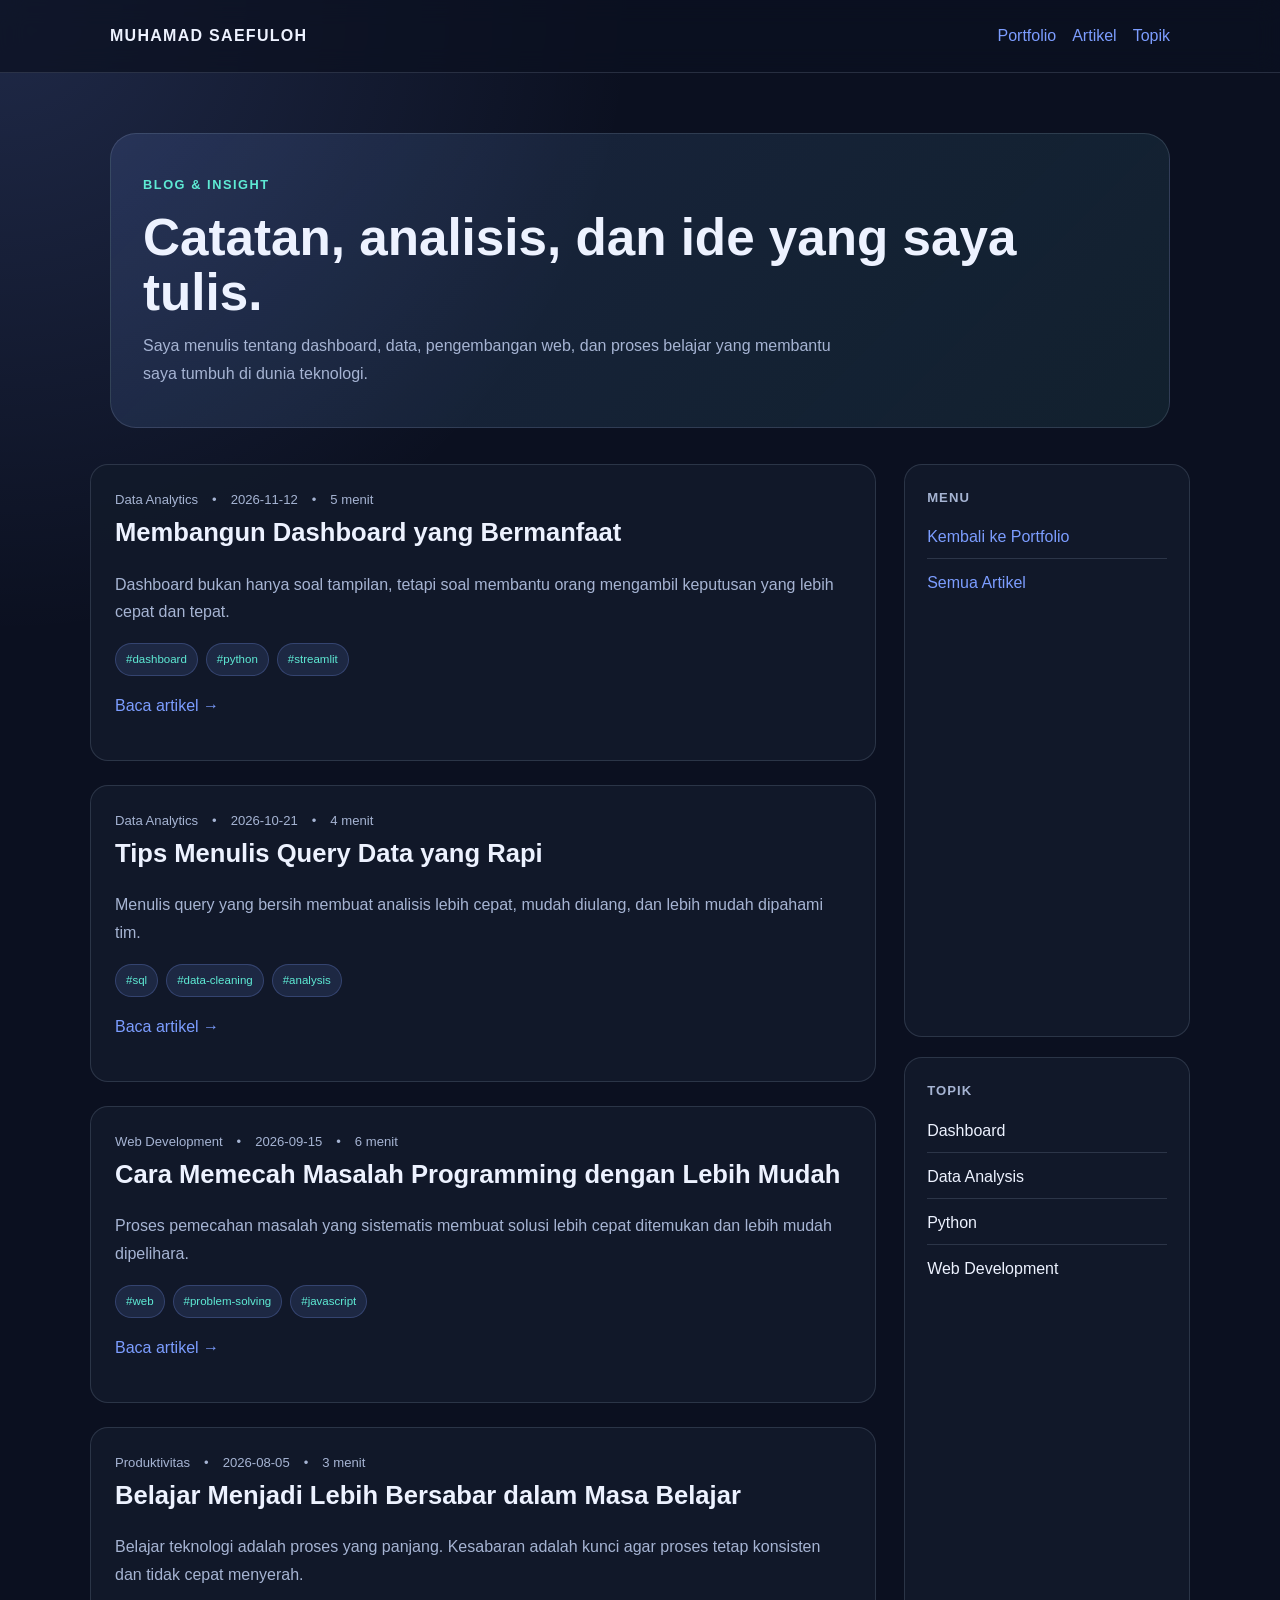
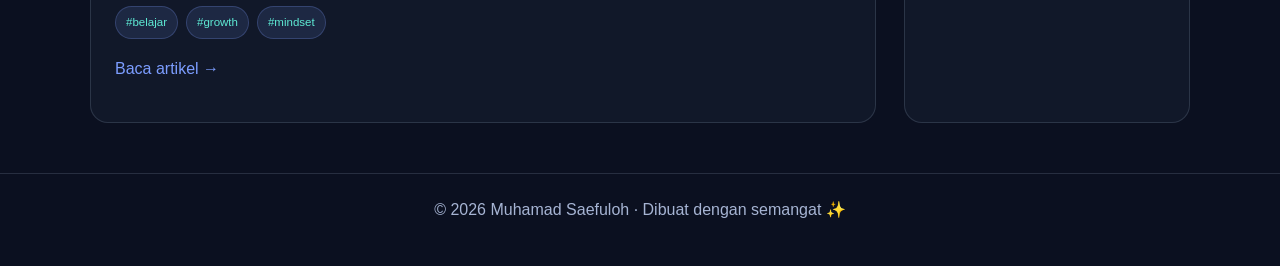
<file: blog.html>
<!DOCTYPE html>
<html lang="id">
  <head>
    <meta charset="utf-8">
    <meta name="viewport" content="width=device-width, initial-scale=1">
    <title>Blog Muhamad Saefuloh</title>
    <style>
      :root {
        --bg: #0b1020;
        --bg-soft: #131b2d;
        --card: #121a2b;
        --text: #edf2ff;
        --muted: #a6b4d3;
        --accent: #7c9dff;
        --accent-2: #5eead4;
        --border: rgba(166,180,211,0.18);
      }

      * { box-sizing: border-box; }
      html { scroll-behavior: smooth; }
      body {
        margin: 0;
        background: radial-gradient(circle at top left, rgba(124,157,255,0.18), transparent 28%), var(--bg);
        color: var(--text);
        font: 16px/1.7 'Segoe UI', Arial, sans-serif;
      }

      a { color: var(--accent); text-decoration: none; }
      a:hover { color: var(--accent-2); }
      .container { max-width: 1100px; margin: 0 auto; padding: 0 20px; }

      header {
        position: sticky;
        top: 0;
        z-index: 10;
        background: rgba(11,16,32,0.75);
        backdrop-filter: blur(12px);
        border-bottom: 1px solid var(--border);
      }

      .header-inner {
        min-height: 72px;
        display: flex;
        align-items: center;
        justify-content: space-between;
        gap: 18px;
      }

      .brand {
        font-weight: 700;
        letter-spacing: 0.08em;
        text-transform: uppercase;
      }

      .nav {
        display: flex;
        flex-wrap: wrap;
        gap: 16px;
        color: var(--muted);
      }

      .hero {
        padding: 60px 0 28px;
      }

      .hero-box {
        background: linear-gradient(135deg, rgba(124,157,255,0.14), rgba(94,234,212,0.08));
        border: 1px solid var(--border);
        border-radius: 26px;
        padding: 40px 32px;
      }

      .eyebrow {
        color: var(--accent-2);
        letter-spacing: 0.12em;
        text-transform: uppercase;
        font-size: 0.8rem;
        font-weight: 700;
      }

      h1 {
        margin: 14px 0 12px;
        font-size: clamp(2.3rem, 4vw, 4rem);
        line-height: 1.08;
      }

      .lead {
        max-width: 720px;
        margin: 0;
        color: var(--muted);
      }

      .grid {
        display: grid;
        grid-template-columns: minmax(0, 2.2fr) minmax(220px, 0.8fr);
        gap: 28px;
        padding: 8px 0 50px;
      }

      .post-list {
        display: grid;
        gap: 24px;
      }

      .card {
        background: rgba(18,26,43,0.9);
        border: 1px solid var(--border);
        border-radius: 18px;
        padding: 24px;
      }

      .card h2 {
        margin: 0 0 10px;
        font-size: clamp(1.4rem, 2vw, 2rem);
      }

      .meta {
        display: flex;
        gap: 14px;
        flex-wrap: wrap;
        color: var(--muted);
        font-size: 0.82rem;
      }

      .summary {
        color: var(--muted);
        margin: 16px 0 0;
      }

      .tags {
        display: flex;
        flex-wrap: wrap;
        gap: 8px;
        margin-top: 18px;
      }

      .tag {
        background: rgba(124,157,255,0.12);
        color: var(--accent-2);
        border: 1px solid rgba(124,157,255,0.24);
        border-radius: 999px;
        padding: 6px 10px;
        font-size: 0.72rem;
      }

      .side {
        display: grid;
        gap: 20px;
      }

      .panel {
        background: rgba(18,26,43,0.9);
        border: 1px solid var(--border);
        border-radius: 18px;
        padding: 22px;
      }

      .panel h3 {
        margin: 0 0 14px;
        color: var(--muted);
        font-size: 0.82rem;
        letter-spacing: 0.08em;
        text-transform: uppercase;
      }

      .panel ul {
        list-style: none;
        margin: 0;
        padding: 0;
        display: grid;
        gap: 10px;
      }

      .panel li {
        border-bottom: 1px solid var(--border);
        padding-bottom: 8px;
      }

      .panel li:last-child {
        border-bottom: none;
        padding-bottom: 0;
      }

      footer {
        border-top: 1px solid var(--border);
        padding: 22px 0 42px;
        text-align: center;
        color: var(--muted);
      }

      @media (max-width: 860px) {
        .grid {
          grid-template-columns: 1fr;
        }
      }
    </style>
  </head>
  <body>
    <header>
      <div class="container header-inner">
        <div class="brand">Muhamad Saefuloh</div>
        <nav class="nav" aria-label="Menu utama">
          <a href="index.html">Portfolio</a>
          <a href="#posts">Artikel</a>
          <a href="#topics">Topik</a>
        </nav>
      </div>
    </header>

    <section class="hero">
      <div class="container">
        <div class="hero-box">
          <div class="eyebrow">Blog &amp; Insight</div>
          <h1>Catatan, analisis, dan ide yang saya tulis.</h1>
          <p class="lead">Saya menulis tentang dashboard, data, pengembangan web, dan proses belajar yang membantu saya tumbuh di dunia teknologi.</p>
        </div>
      </div>
    </section>

    <main class="container grid">
      <section id="posts" class="post-list" aria-live="polite"></section>

      <aside class="side" id="topics">
        <div class="panel">
          <h3>Menu</h3>
          <ul>
            <li><a href="index.html">Kembali ke Portfolio</a></li>
            <li><a href="#posts">Semua Artikel</a></li>
          </ul>
        </div>
        <div class="panel">
          <h3>Topik</h3>
          <ul>
            <li>Dashboard</li>
            <li>Data Analysis</li>
            <li>Python</li>
            <li>Web Development</li>
          </ul>
        </div>
      </aside>
    </main>

    <footer>© 2026 Muhamad Saefuloh · Dibuat dengan semangat ✨</footer>

    <script src="data-loader.js"></script>
    <script>
      const fallbackPosts = [
        {
          title: 'Membangun Dashboard yang Bermanfaat',
          summary: 'Dashboard bukan hanya soal tampilan, tetapi soal membantu orang mengambil keputusan yang lebih cepat dan tepat.',
          category: 'Data Analytics',
          readTime: '5 menit',
          published: '2026-11-12',
          tags: ['dashboard', 'python', 'streamlit']
        },
        {
          title: 'Tips Menulis Query Data yang Rapi',
          summary: 'Menulis query yang bersih membuat analisis lebih cepat, mudah diulang, dan lebih mudah dipahami tim.',
          category: 'Data Analytics',
          readTime: '4 menit',
          published: '2026-10-21',
          tags: ['sql', 'data-cleaning', 'analysis']
        },
        {
          title: 'Cara Memecah Masalah Programming dengan Lebih Mudah',
          summary: 'Proses pemecahan masalah yang sistematis membuat solusi lebih cepat ditemukan dan lebih mudah dipelihara.',
          category: 'Web Development',
          readTime: '6 menit',
          published: '2026-09-15',
          tags: ['web', 'problem-solving', 'javascript']
        }
      ];

      async function renderBlogPosts() {
        const target = document.getElementById('posts');
        const params = new URLSearchParams(window.location.search);
        const slug = params.get('post');
        let posts = fallbackPosts;

        try {
          if (window.loadSiteData) {
            const data = await window.loadSiteData();
            if (data && data.blog && data.blog.posts && data.blog.posts.length) {
              posts = data.blog.posts;
            }
          }
        } catch (error) {
          console.warn('XML fetch failed, using fallback posts.', error);
        }

        if (slug) {
          const post = posts.find((item) => (item.slug || '').toLowerCase() === slug.toLowerCase()) || posts[0];
          document.title = `${post.title} | Blog Muhamad Saefuloh`;
          target.innerHTML = `
            <article class="card">
              <div class="meta">
                <span>${post.category || 'Umum'}</span>
                <span>•</span>
                <span>${post.published || post.date || '2026'}</span>
                <span>•</span>
                <span>${post.readTime || '5 menit'}</span>
              </div>
              <h2>${post.title}</h2>
              <div class="tags">
                ${(post.tags || []).map((tag) => `<span class="tag">#${tag}</span>`).join('')}
              </div>
              <div class="article-body">${post.content || post.summary || ''}</div>
              <p><a href="blog.html">← Kembali ke semua artikel</a></p>
            </article>
          `;
          return;
        }

        target.innerHTML = posts.map((post) => `
          <article class="card">
            <div class="meta">
              <span>${post.category || 'Umum'}</span>
              <span>•</span>
              <span>${post.published || post.date || '2026'}</span>
              <span>•</span>
              <span>${post.readTime || '5 menit'}</span>
            </div>
            <h2>${post.title}</h2>
            <p class="summary">${post.summary || post.description || ''}</p>
            <div class="tags">
              ${(post.tags || []).map((tag) => `<span class="tag">#${tag}</span>`).join('')}
            </div>
            <p><a href="blog.html?post=${post.slug || post.title.toLowerCase().replace(/\s+/g, '-')}" aria-label="Baca ${post.title}">Baca artikel →</a></p>
          </article>
        `).join('');
      }

      renderBlogPosts();
    </script>
  </body>
</html>
</file>
<file: style.css>
:root {
  --bg: #fafaf7;
  --card: #fff;
  --tx: #17181c;
  --mut: #6b6f7a;
  --ac: #4f46e5;
  --ac2: #06b6d4;
  --bd: #e6e6e0;
  box-sizing: border-box;
  padding-top: env(safe-area-inset-top,0px);
  padding-bottom: env(safe-area-inset-bottom,0px);
}
@media (prefers-color-scheme:dark) {
  :root:not([data-theme="light"]) {
    --bg: #0e0f13;
    --card: #171921;
    --tx: #eceef3;
    --mut: #9aa0ae;
    --ac: #818cf8;
    --ac2: #22d3ee;
    --bd: #262a35;
  }
}
:root[data-theme="dark"] {
  --bg: #0e0f13;
  --card: #171921;
  --tx: #eceef3;
  --mut: #9aa0ae;
  --ac: #818cf8;
  --ac2: #22d3ee;
  --bd: #262a35;
}
* {
  box-sizing: border-box;
}
html {
  scroll-behavior: smooth;
  scroll-padding-top: 70px;
}
body {
  margin: 0;
  background: var(--bg);
  color: var(--tx);
  font: 16px/1.65 system-ui,-apple-system,"Segoe UI",sans-serif;
}
#glow {
  position: fixed;
  inset: 0;
  pointer-events: none;
  background: radial-gradient(500px circle at var(--x,50%) var(--y,20%),color-mix(in srgb,var(--ac) 14%,transparent),transparent 60%);
  z-index: 0;
}
nav {
  position: sticky;
  top: env(safe-area-inset-top,0px);
  z-index: 5;
  display: flex;
  justify-content: space-between;
  align-items: center;
  padding: 12px 5vw;
  background: color-mix(in srgb,var(--bg) 85%,transparent);
  backdrop-filter: blur(10px);
  border-bottom: 1px solid var(--bd);
}
nav b {
  font-size: 1.05rem;
}
nav div {
  display: flex;
  gap: 18px;
  align-items: center;
  font-size: .92rem;
}
nav a {
  color: var(--mut);
  text-decoration: none;
}
nav a:hover {
  color: var(--ac);
}
@media(max-width:640px) {
  nav .lk {
    display: none;
  }
}
button {
  font: inherit;
  cursor: pointer;
}
#theme {
  background: var(--card);
  border: 1px solid var(--bd);
  color: var(--tx);
  border-radius: 50%;
  width: 36px;
  height: 36px;
}
main {
  position: relative;
  z-index: 1;
  max-width: 1000px;
  margin: auto;
  padding: 0 5vw;
}
section {
  padding: 72px 0;
}
h2 {
  font-size: 1.8rem;
  margin: 0 0 28px;
}
h2 span {
  color: var(--ac);
}
.hero {
  min-height: 80vh;
  display: flex;
  flex-direction: column;
  justify-content: center;
  position: relative;
}
.hero>* {
  position: relative;
  z-index: 1;
}
.hero small {
  color: var(--ac);
  font-weight: 600;
  letter-spacing: .08em;
}
.hero h1 {
  font-size: clamp(2.4rem,7vw,4.4rem);
  line-height: 1.1;
  margin: 8px 0 14px;
}
.grad {
  background: linear-gradient(90deg,var(--ac),var(--ac2));
  -webkit-background-clip: text;
  background-clip: text;
  color: transparent;
}
.role {
  font-size: 1.3rem;
  color: var(--mut);
  min-height: 2em;
}
.role i {
  border-right: 2px solid var(--ac);
  margin-left: 2px;
  animation: bl 1s steps(1) infinite;
}
@keyframes bl {
  50% {
    border-color: transparent;
  }
}
.cta {
  display: flex;
  gap: 12px;
  flex-wrap: wrap;
  margin-top: 24px;
}
.btn {
  padding: 11px 22px;
  border-radius: 999px;
  border: 1px solid var(--bd);
  background: var(--card);
  color: var(--tx);
  text-decoration: none;
  font-weight: 600;
  transition: .2s;
}
.btn.p {
  background: linear-gradient(90deg,var(--ac),var(--ac2));
  color: #fff;
  border: 0;
}
.btn:hover {
  transform: translateY(-2px);
}
.btn:disabled {
  cursor: not-allowed;
  opacity: .55;
  transform: none;
}
.stats {
  display: grid;
  grid-template-columns: repeat(auto-fit,minmax(130px,1fr));
  gap: 14px;
  margin-top: 36px;
}
.stat {
  background: var(--card);
  border: 1px solid var(--bd);
  border-radius: 14px;
  padding: 16px;
}
.stat b {
  font-size: 1.8rem;
  color: var(--ac);
  display: block;
}
.stat span {
  color: var(--mut);
  font-size: .88rem;
}
.skill {
  margin-bottom: 16px;
}
.skill div {
  display: flex;
  justify-content: space-between;
  font-size: .92rem;
  margin-bottom: 6px;
}
.bar {
  height: 8px;
  border-radius: 9px;
  background: var(--bd);
  overflow: hidden;
}
.bar i {
  display: block;
  height: 100%;
  width: 0;
  background: linear-gradient(90deg,var(--ac),var(--ac2));
  border-radius: 9px;
  transition: width 1.2s ease;
}
.chips {
  display: flex;
  gap: 8px;
  flex-wrap: wrap;
  margin-bottom: 22px;
}
.chip {
  padding: 6px 16px;
  border-radius: 999px;
  border: 1px solid var(--bd);
  background: var(--card);
  color: var(--mut);
  font-size: .88rem;
}
.chip.on {
  background: var(--ac);
  color: #fff;
  border-color: var(--ac);
}
.grid {
  display: grid;
  grid-template-columns: repeat(auto-fill,minmax(270px,1fr));
  gap: 18px;
}
.card {
  background: var(--card);
  border: 1px solid var(--bd);
  border-radius: 16px;
  padding: 22px;
  transition: .25s;
}
.card:hover {
  transform: translateY(-5px);
  border-color: var(--ac);
  box-shadow: 0 12px 30px -14px var(--ac);
}
.card h3 {
  margin: 0 0 6px;
}
.card p {
  color: var(--mut);
  margin: 0 0 12px;
  font-size: .93rem;
}
.tag {
  font-size: .75rem;
  color: var(--ac);
  margin-right: 8px;
}
.project-links {
  display: flex;
  flex-wrap: wrap;
  gap: 8px;
  margin: 14px 0 0 !important;
}
.project-links .tag {
  margin-right: 0;
}
.card.hide {
  display: none;
}
.tl {
  border-left: 2px solid var(--bd);
  padding-left: 24px;
  margin-left: 6px;
}
.ti {
  position: relative;
  margin-bottom: 28px;
}
.ti:before {
  content: "";
  position: absolute;
  left: -32px;
  top: 7px;
  width: 14px;
  height: 14px;
  border-radius: 50%;
  background: var(--ac);
  border: 3px solid var(--bg);
}
.ti small {
  color: var(--ac);
  font-weight: 600;
}
.ti h3 {
  margin: 2px 0;
}
.ti p {
  margin: 4px 0 0;
  color: var(--mut);
}
.rv {
  opacity: 0;
  transform: translateY(24px);
  transition: .7s;
}
.rv.in {
  opacity: 1;
  transform: none;
}
input,textarea {
  width: 100%;
  padding: 12px 14px;
  margin-bottom: 12px;
  border-radius: 12px;
  border: 1px solid var(--bd);
  background: var(--card);
  color: var(--tx);
  font: inherit;
}
footer {
  text-align: center;
  color: var(--mut);
  padding: 30px 0 40px;
  font-size: .88rem;
  position: relative;
  z-index: 1;
}
.note {
  background: color-mix(in srgb,var(--ac) 10%,transparent);
  border: 1px dashed var(--ac);
  border-radius: 12px;
  padding: 10px 14px;
  font-size: .85rem;
  color: var(--mut);
  margin-top: 24px;
}
body {
  overflow-x: hidden;
}
.hero {
  min-height: auto;
  padding: 90px 0 60px;
  justify-content: flex-start;
}
.hero::before {
  --img: url(assets/banner.jpg);
  content: "";
  position: absolute;
  z-index: 0;
  top: 0;
  bottom: 0;
  left: 50%;
  width: 100vw;
  margin-left: -50vw;
  background: linear-gradient(180deg,transparent 75%,var(--bg) 100%),linear-gradient(90deg,rgba(8,10,16,.9) 0%,rgba(8,10,16,.72) 30%,rgba(8,10,16,0) 52%),var(--img) 0% 100%/auto 112% no-repeat;
}
@media(min-width:761px) and (max-width:1100px) {
  .hero::before {
    background: linear-gradient(180deg,transparent 75%,var(--bg) 100%),linear-gradient(90deg,rgba(8,10,16,.9) 0%,rgba(8,10,16,.72) 30%,rgba(8,10,16,0) 52%),var(--img) 70% 100%/cover no-repeat;
  }
}
.hero small {
  color: #67e8f9;
}
.hero h1 {
  background: linear-gradient(90deg,#fff,#67e8f9);
  -webkit-background-clip: text;
  background-clip: text;
  color: transparent;
}
.hero .role,.hero #tagline {
  color: #d5dae6!important;
}
.hero .role i {
  border-color: #67e8f9;
}
.card a.tag {
  text-decoration: none;
  font-weight: 600;
}
.blog-grid {
  display: grid;
  grid-template-columns: repeat(auto-fit,minmax(260px,1fr));
  gap: 18px;
}
.blog-card {
  display: flex;
  flex-direction: column;
  gap: 12px;
}
.blog-category {
  display: inline-block;
  align-self: flex-start;
  background: color-mix(in srgb,var(--ac) 12%,transparent);
  color: var(--ac);
  border: 1px solid color-mix(in srgb,var(--ac) 45%,transparent);
  border-radius: 999px;
  padding: 6px 10px;
  font-size: .72rem;
  font-weight: 700;
  letter-spacing: .04em;
  text-transform: uppercase;
}
.blog-tags {
  display: flex;
  flex-wrap: wrap;
  gap: 8px;
  margin-top: auto;
}
.blog-tags span {
  color: var(--ac2);
  font-size: .72rem;
}
.btn-small {
  display: inline-flex;
  align-items: center;
  justify-content: center;
  width: fit-content;
  padding: 10px 16px;
  border-radius: 999px;
  background: linear-gradient(90deg,var(--ac),var(--ac2));
  color: #fff;
  text-decoration: none;
  font-size: .82rem;
  font-weight: 700;
}
@media(max-width:760px) {
  .hero {
    padding-top: 300px;
  }
  .hero::before {
    bottom: auto;
    height: 320px;
    background: linear-gradient(180deg,transparent 60%,var(--bg) 100%),var(--img) 74% 0/auto 320px no-repeat;
  }
  .hero small {
    color: var(--ac);
  }
  .hero h1 {
    background: linear-gradient(90deg,var(--ac),var(--ac2));
    -webkit-background-clip: text;
    background-clip: text;
    color: transparent;
  }
  .hero .role,.hero #tagline {
    color: var(--mut)!important;
  }
  .hero .role i {
    border-color: var(--ac);
  }
}
.ab {
  position: relative;
}
.ab>*:not(.abbg) {
  position: relative;
  z-index: 1;
}
.abbg {
  position: absolute;
  z-index: 0;
  top: 0;
  height: 100%;
  left: 50%;
  width: 100vw;
  margin-left: -50vw;
  pointer-events: none;
}
.abbg .dr {
  stroke-dasharray: 1300;
  stroke-dashoffset: 1300;
}
.in .abbg .dr {
  animation: dr 2.6s ease forwards;
}
@keyframes dr {
  to {
    stroke-dashoffset: 0;
  }
}
.abbg .pu {
  animation: pu 3.2s ease-in-out infinite;
  transform-box: fill-box;
  transform-origin: center;
}
@keyframes pu {
  50% {
    transform: scale(1.4);
  }
}
@media(prefers-reduced-motion:reduce) {
  .abbg .dr {
    stroke-dashoffset: 0;
    animation: none!important;
  }
  .abbg .pu {
    animation: none;
  }
}
.steps {
  display: grid;
  grid-template-columns: repeat(auto-fit,minmax(190px,1fr));
  gap: 14px;
  margin-top: 32px;
}
.st {
  background: color-mix(in srgb,var(--card) 82%,transparent);
  backdrop-filter: blur(6px);
  border: 1px solid var(--bd);
  border-radius: 14px;
  padding: 16px;
  transition: .25s;
}
.st:hover {
  transform: translateY(-4px);
  border-color: var(--ac);
}
.st b {
  color: var(--ac);
  font-size: .78rem;
  letter-spacing: .08em;
}
.st h3 {
  margin: 4px 0;
  font-size: 1.02rem;
}
.st p {
  margin: 0;
  color: var(--mut);
  font-size: .88rem;
}
.band {
  position: relative;
  left: 50%;
  width: 100vw;
  margin-left: -50vw;
  height: 280px;
  overflow: hidden;
  margin-top: -20px;
}
.band svg {
  width: 100%;
  height: 100%;
  display: block;
}
.bandtxt {
  position: absolute;
  left: 50%;
  top: 46%;
  transform: translate(-50%,-50%);
  background: color-mix(in srgb,var(--card) 88%,transparent);
  backdrop-filter: blur(6px);
  border: 1px solid var(--bd);
  padding: 10px 24px;
  border-radius: 999px;
  font-weight: 600;
  text-align: center;
  width: max-content;
  max-width: 88vw;
}
.band .tw {
  animation: tw 6s ease-in-out infinite;
}
@keyframes tw {
  50% {
    opacity: .5;
  }
}
@media(max-width:760px) {
  .ab .abbg {
    opacity: .5;
  }
  .band {
    height: 220px;
  }
}
.abbg .fb {
  animation: fl 5s ease-in-out infinite;
}
@keyframes fl {
  50% {
    transform: translateY(-8px);
  }
}
.abwrap {
  display: grid;
  grid-template-columns: 1fr minmax(260px,380px);
  gap: 48px;
  align-items: center;
}
.abtxt p {
  max-width: 560px;
}
.portrait {
  position: relative;
  margin: 0;
  perspective: 900px;
  --mx: 50%;
  --my: 38%;
  touch-action: pan-y;
}
.portrait::before {
  content: "";
  position: absolute;
  inset: -14%;
  background: radial-gradient(circle at var(--mx) var(--my),color-mix(in srgb,var(--ac2) 38%,transparent),transparent 62%);
  filter: blur(34px);
  z-index: -1;
}
.pframe {
  position: relative;
  aspect-ratio: 1;
  border-radius: 28px;
  overflow: hidden;
  border: 1px solid var(--bd);
  box-shadow: 0 30px 60px -28px var(--ac);
  transform: rotateX(var(--rx,0deg)) rotateY(var(--ry,0deg));
  transition: transform .15s ease-out;
  background: var(--card);
}
.pframe img {
  width: 100%;
  height: 100%;
  object-fit: cover;
  display: block;
}
.dim {
  position: absolute;
  inset: 0;
  background: rgba(8,10,16,.5);
  -webkit-backdrop-filter: grayscale(1);
  backdrop-filter: grayscale(1);
  -webkit-mask-image: radial-gradient(circle 130px at var(--mx) var(--my),transparent 0,transparent 55%,#000 100%);
  mask-image: radial-gradient(circle 130px at var(--mx) var(--my),transparent 0,transparent 55%,#000 100%);
}
.pc {
  position: absolute;
  padding: 6px 14px;
  border-radius: 999px;
  background: color-mix(in srgb,var(--card) 88%,transparent);
  -webkit-backdrop-filter: blur(6px);
  backdrop-filter: blur(6px);
  border: 1px solid var(--bd);
  font-size: .82rem;
  font-weight: 600;
  transform: translate(var(--tx,0),var(--ty,0));
  transition: transform .2s ease-out;
}
.pc.c1 {
  left: -22px;
  top: 14%;
}
.pc.c2 {
  right: -18px;
  top: 46%;
}
.pc.c3 {
  left: 8%;
  bottom: -14px;
}
.cur {
  position: fixed;
  left: 0;
  top: 0;
  width: 34px;
  height: 34px;
  margin: -17px 0 0 -17px;
  border: 2px solid var(--ac);
  border-radius: 50%;
  pointer-events: none;
  z-index: 50;
  opacity: 0;
  transition: opacity .25s,width .25s,height .25s,margin .25s,background .25s;
}
.cur.on {
  opacity: 1;
}
.cur.big {
  width: 72px;
  height: 72px;
  margin: -36px 0 0 -36px;
  background: color-mix(in srgb,var(--ac) 14%,transparent);
}
@media(max-width:760px) {
  .abwrap {
    grid-template-columns: 1fr;
    gap: 36px;
  }
  .portrait {
    max-width: 320px;
    margin: 0 auto;
    order: -1;
  }
}
@media(hover:none) {
  .cur {
    display: none;
  }
}
.eb {
  position: relative;
  --eimg: url(assets/office.jpg);
}
.eb>* {
  position: relative;
  z-index: 1;
}
.eb::before,.eb::after {
  content: "";
  position: absolute;
  z-index: 0;
  top: 0;
  bottom: 0;
  left: 50%;
  width: 100vw;
  margin-left: -50vw;
}
.eb::before {
  background: var(--eimg) right 6% top 20%/auto 135% no-repeat;
  -webkit-mask-image: linear-gradient(90deg,transparent 0,transparent 42%,#000 72%);
  mask-image: linear-gradient(90deg,transparent 0,transparent 42%,#000 72%);
}
.eb::after {
  background: linear-gradient(180deg,var(--bg) 0%,transparent 18%,transparent 82%,var(--bg) 100%),linear-gradient(90deg,color-mix(in srgb,var(--bg) 92%,transparent) 0,color-mix(in srgb,var(--bg) 80%,transparent) 55%,color-mix(in srgb,var(--bg) 22%,transparent) 100%);
}
@media(max-width:760px) {
  .eb::before {
    background: var(--eimg) center 22%/cover no-repeat;
    -webkit-mask-image: none;
    mask-image: none;
    opacity: .45;
  }
}
.eb .ti small {
  color: var(--ac);
}
.eb .ti p {
  color: var(--tx);
  opacity: .75;
}
#attire .sub {
  color: var(--mut);
  max-width: 560px;
  margin: -12px 0 30px;
}
.attwrap {
  display: grid;
  grid-template-columns: minmax(260px,380px) 1fr;
  gap: 48px;
  align-items: center;
}
.af {
  position: relative;
}
.afr {
  aspect-ratio: 1;
  border-radius: 28px;
  overflow: hidden;
  border: 1px solid var(--bd);
  box-shadow: 0 30px 60px -30px var(--ac);
  background: var(--card);
}
.afr img {
  width: 100%;
  height: 100%;
  object-fit: cover;
  display: block;
}
.hs {
  position: absolute;
  width: 26px;
  height: 26px;
  margin: -13px 0 0 -13px;
  padding: 0;
  border-radius: 50%;
  border: 2px solid #fff;
  background: var(--ac);
  color: #fff;
  font: 700 .72rem/1 system-ui,sans-serif;
  cursor: pointer;
  animation: ping 2.2s infinite;
  z-index: 2;
  transition: transform .2s;
}
.hs::after {
  content: attr(data-t);
  position: absolute;
  bottom: 135%;
  left: 50%;
  transform: translateX(-50%);
  white-space: nowrap;
  background: var(--card);
  color: var(--tx);
  border: 1px solid var(--bd);
  padding: 3px 11px;
  border-radius: 999px;
  font-size: .75rem;
  font-weight: 600;
  opacity: 0;
  pointer-events: none;
  transition: .2s;
}
.hs.on {
  background: var(--ac2);
  animation: none;
  transform: scale(1.2);
  box-shadow: 0 0 0 6px color-mix(in srgb,var(--ac2) 35%,transparent);
}
.hs.on::after,.hs:hover::after {
  opacity: 1;
}
@keyframes ping {
  0% {
    box-shadow: 0 0 0 0 color-mix(in srgb,var(--ac) 55%,transparent);
  }
  100% {
    box-shadow: 0 0 0 14px transparent;
  }
}
.al {
  list-style: none;
  margin: 0;
  padding: 0;
  display: grid;
  gap: 12px;
}
.al li {
  display: flex;
  gap: 14px;
  align-items: flex-start;
  padding: 14px 16px;
  border: 1px solid var(--bd);
  border-radius: 14px;
  background: var(--card);
  cursor: pointer;
  transition: .25s;
}
.al li.on {
  border-color: var(--ac);
  transform: translateX(6px);
  box-shadow: 0 10px 26px -16px var(--ac);
}
.al i {
  flex: none;
  width: 28px;
  height: 28px;
  border-radius: 50%;
  background: var(--ac);
  color: #fff;
  font-style: normal;
  font-size: .8rem;
  font-weight: 700;
  display: grid;
  place-items: center;
}
.al b {
  display: block;
}
.al span {
  color: var(--mut);
  font-size: .9rem;
}
@media(max-width:760px) {
  .attwrap {
    grid-template-columns: 1fr;
    gap: 34px;
  }
  .af {
    max-width: 320px;
    margin: 0 auto;
  }
}
</file>
